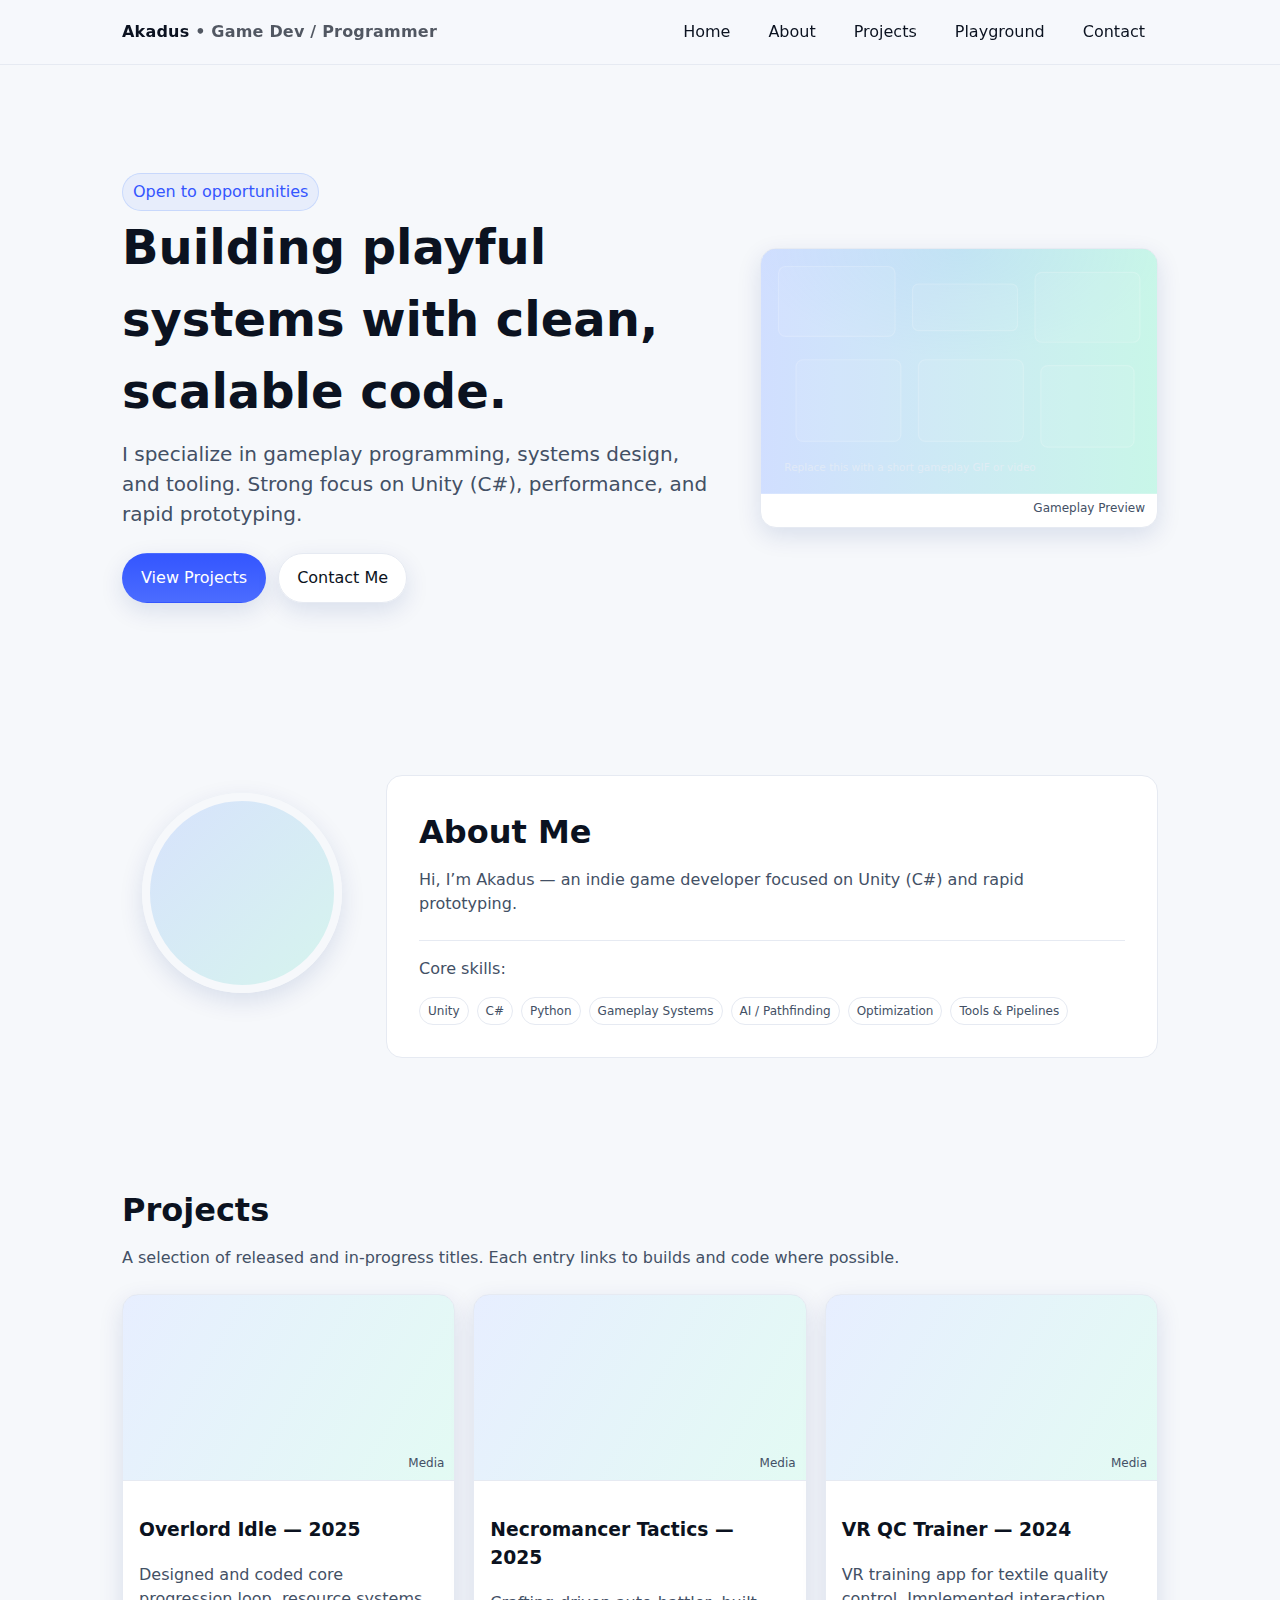
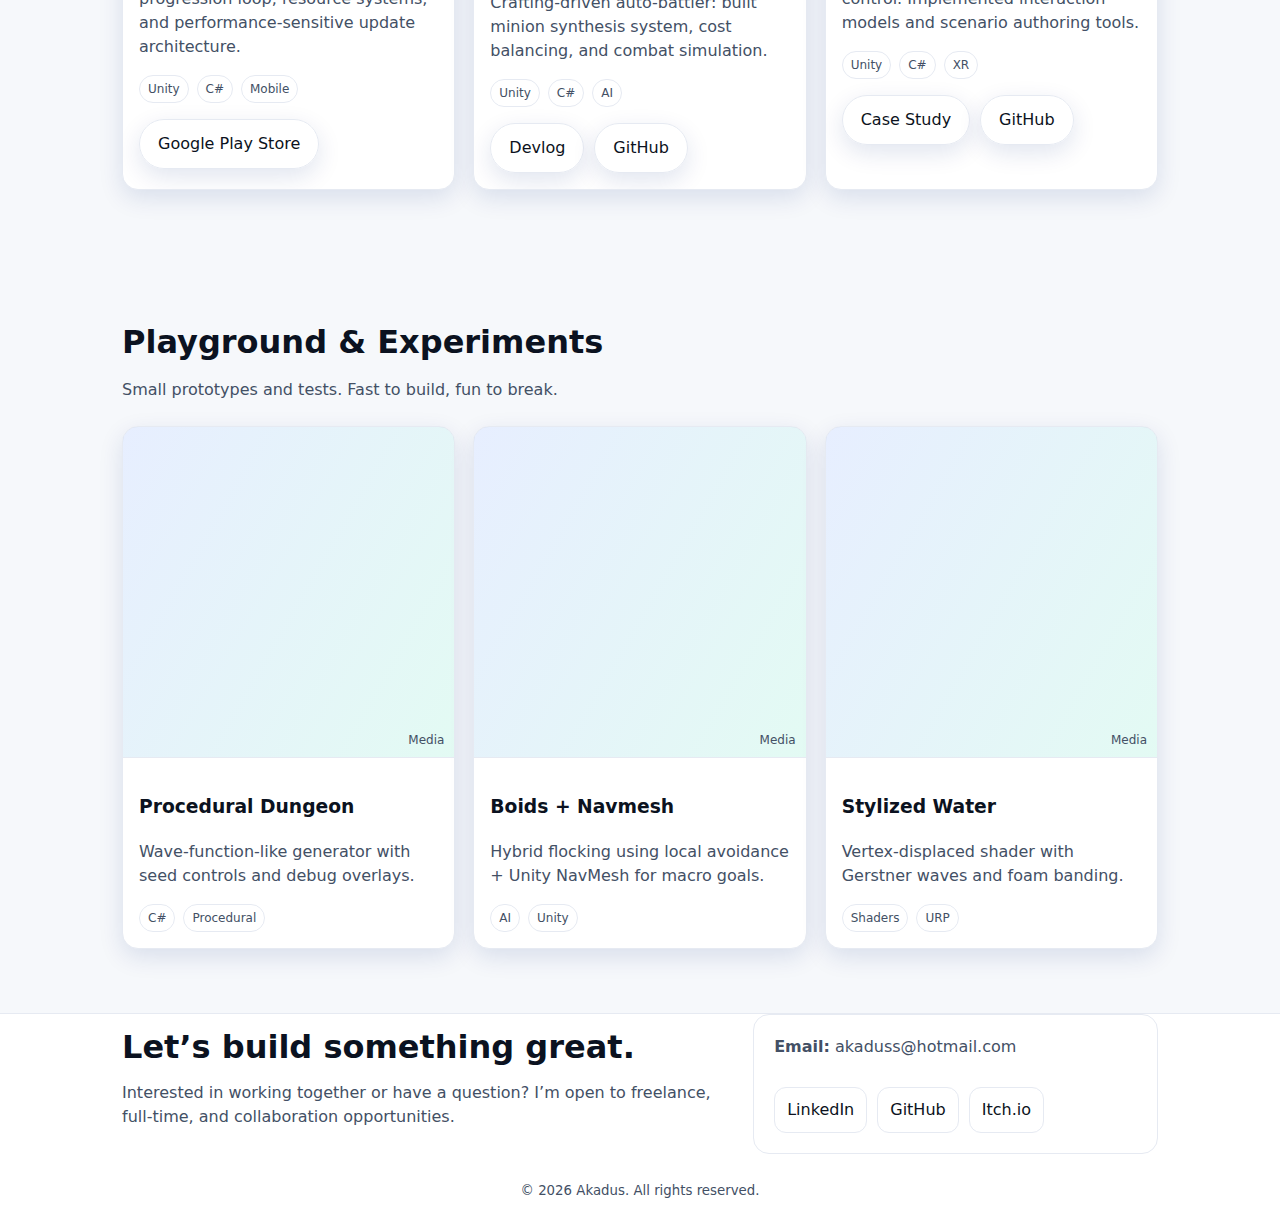
<file: index.html>
<!DOCTYPE html>
<html lang="en">
<head>
  <meta charset="utf-8" />
  <meta name="viewport" content="width=device-width, initial-scale=1" />
  <title>Akadus — Game Developer / Programmer</title>
  <meta name="description" content="Portfolio website of a game developer/programmer showcasing projects, experiments, and contact info." />
  <link rel="stylesheet" href="styles.css" />
</head>
<body>
  <!-- NAVBAR -->
  <nav class="nav" aria-label="Primary">
    <div class="container nav-inner">
      <a href="#home" class="brand">Akadus <span>• Game Dev / Programmer</span></a>
      <button class="btn nav-toggle" aria-controls="navlinks" aria-expanded="false" onclick="toggleNav()">Menu</button>
      <div id="navlinks" class="nav-links" role="navigation">
        <a href="#home">Home</a>
        <a href="#about">About</a>
        <a href="#projects">Projects</a>
        <a href="#playground">Playground</a>
        <a href="#contact">Contact</a>
      </div>
    </div>
  </nav>

  <!-- HERO / INTRO -->
  <header id="home" class="hero">
    <div class="container hero-grid">
      <div>
        <span class="badge" aria-hidden="true">Open to opportunities</span>
        <h1>Building playful systems with clean, scalable code.</h1>
        <p>
          I specialize in gameplay programming, systems design, and tooling. Strong focus on Unity (C#), performance, and rapid prototyping.
        </p>
        <div class="cta">
          <a class="btn primary" href="#projects">View Projects</a>
          <a class="btn" href="#contact">Contact Me</a>
        </div>
      </div>
      <div class="mock" aria-label="Gameplay preview mock">
        <!-- Inline SVG placeholder (replace with GIF/video or canvas later) -->
        <svg viewBox="0 0 680 420" xmlns="http://www.w3.org/2000/svg" role="img" aria-label="Gameplay placeholder">
          <defs>
            <linearGradient id="g1" x1="0" x2="1">
              <stop offset="0%" stop-color="#7aa2ff" stop-opacity="0.35"/>
              <stop offset="100%" stop-color="#63e6be" stop-opacity="0.35"/>
            </linearGradient>
          </defs>
          <rect width="680" height="420" fill="url(#g1)"/>
          <g stroke="#ffffff33" stroke-width="2">
            <rect x="30" y="30" width="200" height="120" rx="12" fill="#ffffff12" />
            <rect x="260" y="60" width="180" height="80" rx="10" fill="#ffffff12" />
            <rect x="470" y="40" width="180" height="120" rx="12" fill="#ffffff12" />
            <rect x="60" y="190" width="180" height="140" rx="12" fill="#ffffff12" />
            <rect x="270" y="190" width="180" height="140" rx="12" fill="#ffffff12" />
            <rect x="480" y="200" width="160" height="140" rx="12" fill="#ffffff12" />
          </g>
          <text x="40" y="380" fill="#e8eef6" opacity="0.7" font-size="18">Replace this with a short gameplay GIF or video</text>
        </svg>
      </div>
    </div>
  </header>

  <!-- ABOUT -->
  <section id="about" aria-labelledby="about-title">
    <div class="container about-grid">
  <div class="center-grid">
        <div class="avatar" aria-hidden="true"></div>
        <div class="spacer"></div>
      </div>
      <div class="about-card">
        <h2 id="about-title" class="section-title">About Me</h2>
        <p class="section-desc">Hi, I’m Akadus — an indie game developer focused on Unity (C#) and rapid prototyping.</p>
        <div class="divider"></div>
        <p class="muted">Core skills:</p>
        <div class="skills">
          <span class="pill">Unity</span>
          <span class="pill">C#</span>
          <span class="pill">Python</span>
          <span class="pill">Gameplay Systems</span>
          <span class="pill">AI / Pathfinding</span>
          <span class="pill">Optimization</span>
          <span class="pill">Tools & Pipelines</span>
        </div>
      </div>
    </div>
  </section>

  <!-- PROJECTS -->
  <section id="projects" aria-labelledby="projects-title">
    <div class="container">
      <h2 id="projects-title" class="section-title">Projects</h2>
      <p class="section-desc">A selection of released and in-progress titles. Each entry links to builds and code where possible.</p>
      <div class="grid">
        <!-- Project card 1 -->
        <article class="card">
          <div class="thumb" aria-hidden="true"></div>
          <div class="card-body">
            <h3>Overlord Idle — 2025</h3>
            <p class="muted">Designed and coded core progression loop, resource systems, and performance-sensitive update architecture.</p>
            <div class="meta">
              <span class="pill">Unity</span>
              <span class="pill">C#</span>
              <span class="pill">Mobile</span>
            </div>
          </div>
          <div class="card-actions">
            <a class="btn" href="https://play.google.com/store/apps/details?id=com.AkadusGameStudios.OverlordIdle" aria-label="Open playable build for Overlord Idle">Google Play Store</a>
          </div>
        </article>

        <!-- Project card 2 -->
        <article class="card">
          <div class="thumb" aria-hidden="true"></div>
          <div class="card-body">
            <h3>Necromancer Tactics — 2025</h3>
            <p class="muted">Crafting-driven auto-battler: built minion synthesis system, cost balancing, and combat simulation.</p>
            <div class="meta">
              <span class="pill">Unity</span>
              <span class="pill">C#</span>
              <span class="pill">AI</span>
            </div>
          </div>
          <div class="card-actions">
            <a class="btn" href="#">Devlog</a>
            <a class="btn" href="#">GitHub</a>
          </div>
        </article>

        <!-- Project card 3 -->
        <article class="card">
          <div class="thumb" aria-hidden="true"></div>
          <div class="card-body">
            <h3>VR QC Trainer — 2024</h3>
            <p class="muted">VR training app for textile quality control. Implemented interaction models and scenario authoring tools.</p>
            <div class="meta">
              <span class="pill">Unity</span>
              <span class="pill">C#</span>
              <span class="pill">XR</span>
            </div>
          </div>
          <div class="card-actions">
            <a class="btn" href="#">Case Study</a>
            <a class="btn" href="#">GitHub</a>
          </div>
        </article>
      </div>
    </div>
  </section>

  <!-- PLAYGROUND / EXPERIMENTS -->
  <section id="playground" aria-labelledby="playground-title">
    <div class="container">
      <h2 id="playground-title" class="section-title">Playground & Experiments</h2>
      <p class="section-desc">Small prototypes and tests. Fast to build, fun to break.</p>
      <div class="grid">
        <article class="card play-item">
          <div class="thumb" aria-hidden="true"></div>
          <div class="card-body">
            <h3>Procedural Dungeon</h3>
            <p class="muted">Wave-function-like generator with seed controls and debug overlays.</p>
            <div class="meta"><span class="pill">C#</span><span class="pill">Procedural</span></div>
          </div>
        </article>
        <article class="card play-item">
          <div class="thumb" aria-hidden="true"></div>
          <div class="card-body">
            <h3>Boids + Navmesh</h3>
            <p class="muted">Hybrid flocking using local avoidance + Unity NavMesh for macro goals.</p>
            <div class="meta"><span class="pill">AI</span><span class="pill">Unity</span></div>
          </div>
        </article>
        <article class="card play-item">
          <div class="thumb" aria-hidden="true"></div>
          <div class="card-body">
            <h3>Stylized Water</h3>
            <p class="muted">Vertex-displaced shader with Gerstner waves and foam banding.</p>
            <div class="meta"><span class="pill">Shaders</span><span class="pill">URP</span></div>
          </div>
        </article>
      </div>
    </div>
  </section>

  <!-- CONTACT -->
  <footer id="contact" class="contact" aria-labelledby="contact-title">
    <div class="container wrap">
      <div>
        <h3 id="contact-title" class="section-title">Let’s build something great.</h3>
        <p>Interested in working together or have a question? I’m open to freelance, full-time, and collaboration opportunities.</p>
      </div>
      <div>
    <div class="about-card pad-20">
          <p><strong>Email:</strong> <a href="mailto:akaduss@hotmail.com" aria-label="Email Akadus">akaduss@hotmail.com</a></p>
          <div class="spacer"></div>
          <div class="socials" aria-label="Social Links">
            <a href="" aria-label="Open LinkedIn profile">LinkedIn</a>
            <a href="https://github.com/akaduss" aria-label="Open GitHub profile">GitHub</a>
            <a href="https://akadus.itch.io/" aria-label="Open Itch.io profile">Itch.io</a>
          </div>
        </div>
      </div>
    </div>
  <div class="container footer-bottom">
      <small>© <span id="year"></span> Akadus. All rights reserved.</small>
    </div>
  </footer>

  <script>
    // Dynamic year
    document.getElementById('year').textContent = new Date().getFullYear();

    // Simple mobile nav toggle
    function toggleNav(){
      const btn = document.querySelector('.nav-toggle');
      const links = document.getElementById('navlinks');
      const expanded = btn.getAttribute('aria-expanded') === 'true';
      btn.setAttribute('aria-expanded', String(!expanded));
      links.style.display = expanded ? '' : 'flex';
    }
  </script>
</body>
</html>
</file>
<file: styles.css>
/* Theme tokens */
:root {
  --bg: #0b0f14;
  --bg-elev: #121821;
  --text: #e8eef6;
  --muted: #b8c4d6;
  --primary: #7aa2ff;
  --accent: #63e6be;
  --card: #0f141b;
  --border: #1b2430;
  --shadow: 0 10px 30px rgba(0,0,0,.35);
  --radius: 16px;
  --pad: clamp(16px, 3vw, 32px);
  --maxw: 1100px;
}
@media (prefers-color-scheme: light) {
  :root {
    --bg: #f6f8fb;
    --bg-elev: #ffffff;
    --text: #0b1220;
    --muted: #435065;
    --primary: #3456ff;
    --accent: #00b884;
    --card: #ffffff;
    --border: #e6eaf2;
    --shadow: 0 8px 24px rgba(10,40,120,.12);
  }
}

/* Base */
* { box-sizing: border-box }
html { scroll-behavior: smooth }
body {
  margin: 0;
  font-family: ui-sans-serif, system-ui, -apple-system, Segoe UI, Roboto, Inter, "Helvetica Neue", Arial, Noto Sans, "Apple Color Emoji", "Segoe UI Emoji";
  background: var(--bg);
  color: var(--text);
  line-height: 1.5;
}
a { color: inherit; text-decoration: none }
.container { max-width: var(--maxw); margin: 0 auto; padding: 0 var(--pad) }

/* Buttons & badges */
.btn { display:inline-block; padding:12px 18px; border-radius:999px; border:1px solid var(--border); background:linear-gradient(180deg, var(--bg-elev), var(--card)); color:var(--text); box-shadow:var(--shadow); transition: transform .08s ease, background .2s ease, border-color .2s ease }
.btn:hover { transform: translateY(-1px); border-color: var(--primary) }
.btn.primary { background:linear-gradient(180deg, var(--primary), #4b6cff); color:#fff; border-color:transparent }
.badge { display:inline-flex; gap:.5rem; align-items:center; padding:6px 10px; border-radius:999px; background:rgba(122,162,255,.12); color:var(--primary); border:1px solid rgba(122,162,255,.28) }

/* Navbar */
.nav { position:sticky; top:0; z-index:50; backdrop-filter: blur(10px); background: color-mix(in oklab, var(--bg) 85%, transparent); border-bottom:1px solid var(--border) }
.nav-inner { display:flex; align-items:center; justify-content:space-between; gap:1rem; height:64px }
.brand { font-weight:700; letter-spacing:.2px }
.brand span { opacity:.7; font-weight:600 }
.nav-links { display:flex; gap:.75rem; align-items:center }
.nav-links a { padding:8px 12px; border-radius:10px; border:1px solid transparent }
.nav-links a:hover { border-color:var(--border); background: var(--bg-elev) }
.nav-toggle { display:none }
@media (max-width: 820px) {
  .nav-inner { height:auto; flex-wrap:wrap; padding-top:.5rem; padding-bottom:.5rem }
  .nav-toggle { display:inline-flex }
  .nav-links { width:100%; flex-wrap:wrap }
}

/* Hero */
.hero { position:relative; overflow:hidden; padding: clamp(64px, 12vh, 120px) 0 }
.hero-grid { display:grid; grid-template-columns: 1.2fr .8fr; gap: clamp(16px, 4vw, 40px); align-items:center }
.hero h1 { font-size: clamp(28px, 5vw, 48px); margin: 0 0 12px }
.hero p { font-size: clamp(16px, 2.2vw, 20px); color: var(--muted); margin: 0 0 24px }
.cta { display:flex; gap:12px; flex-wrap:wrap }
.mock { border-radius: var(--radius); border:1px solid var(--border); background: radial-gradient(80% 60% at 50% 0%, rgba(122,162,255,.12), transparent 65%), var(--card); min-height:280px; box-shadow:var(--shadow); position:relative; overflow:hidden }
.mock::after { content:"Gameplay Preview"; position:absolute; bottom:10px; right:12px; font-size:12px; color:var(--muted) }
.mock svg { width:100%; height:100%; display:block }
@media (max-width: 900px) { .hero-grid { grid-template-columns: 1fr } }

/* Sections */
section { padding: 64px 0 }
.section-title { font-size: clamp(22px, 3.2vw, 32px); margin: 0 0 12px }
.section-desc { color: var(--muted); margin: 0 0 24px }

/* About */
.about-grid { display:grid; grid-template-columns: 240px 1fr; gap: 24px }
.avatar { border-radius:50%; width:200px; height:200px; border:8px solid var(--bg); box-shadow:var(--shadow); background: linear-gradient(135deg, rgba(122,162,255,.25), rgba(99,230,190,.22)) }
.about-card { background: var(--card); border:1px solid var(--border); border-radius: var(--radius); padding: var(--pad) }
.skills { display:flex; flex-wrap:wrap; gap:8px }
@media (max-width: 820px) { .about-grid { grid-template-columns: 1fr; justify-items:center } }

/* Projects */
.grid { display:grid; grid-template-columns: repeat(3, 1fr); gap: 18px }
@media (max-width: 1000px) { .grid { grid-template-columns: repeat(2, 1fr) } }
@media (max-width: 640px) { .grid { grid-template-columns: 1fr } }
.card { background: var(--card); border:1px solid var(--border); border-radius: var(--radius); overflow:hidden; display:flex; flex-direction:column; box-shadow: var(--shadow) }
.thumb { aspect-ratio: 16/9; background: linear-gradient(120deg, rgba(122,162,255,.18), rgba(99,230,190,.18)); border-bottom:1px solid var(--border); position:relative }
.thumb::after { content:"Media"; position:absolute; bottom:8px; right:10px; font-size:12px; color:var(--muted) }
.card-body { padding:16px }
.meta { display:flex; gap:8px; flex-wrap:wrap; margin-top:8px }
.pill { font-size:12px; padding:4px 8px; border-radius:999px; border:1px solid var(--border); background: var(--bg-elev); color: var(--muted) }
.card-actions { display:flex; gap:10px; padding: 0 16px 16px }

/* Playground */
.play-item .thumb { aspect-ratio: 1/1 }

/* Footer / Contact */
.contact { background: linear-gradient(180deg, var(--bg-elev), var(--card)); border-top:1px solid var(--border) }
.contact .wrap { display:grid; grid-template-columns: 1.2fr .8fr; gap: 24px; align-items:center }
.contact h3 { margin:0 0 10px }
.contact p { margin:0 0 16px; color: var(--muted) }
.socials { display:flex; gap:10px }
.socials a { padding:10px 12px; border:1px solid var(--border); border-radius:12px; background: var(--bg-elev) }
@media (max-width: 900px) { .contact .wrap { grid-template-columns:1fr } }

/* Utilities */
.muted { color: var(--muted) }
.spacer { height: 12px }
.sr-only { position:absolute; width:1px; height:1px; padding:0; margin:-1px; overflow:hidden; clip:rect(0,0,0,0); border:0 }
.divider { height:1px; background: var(--border); margin: 12px 0 }

/* Inline replacements */
.center-grid { display:grid; place-items:center }
.pad-20 { padding:20px }
.footer-bottom { padding: 24px var(--pad); text-align:center; color: var(--muted) }
</file>
